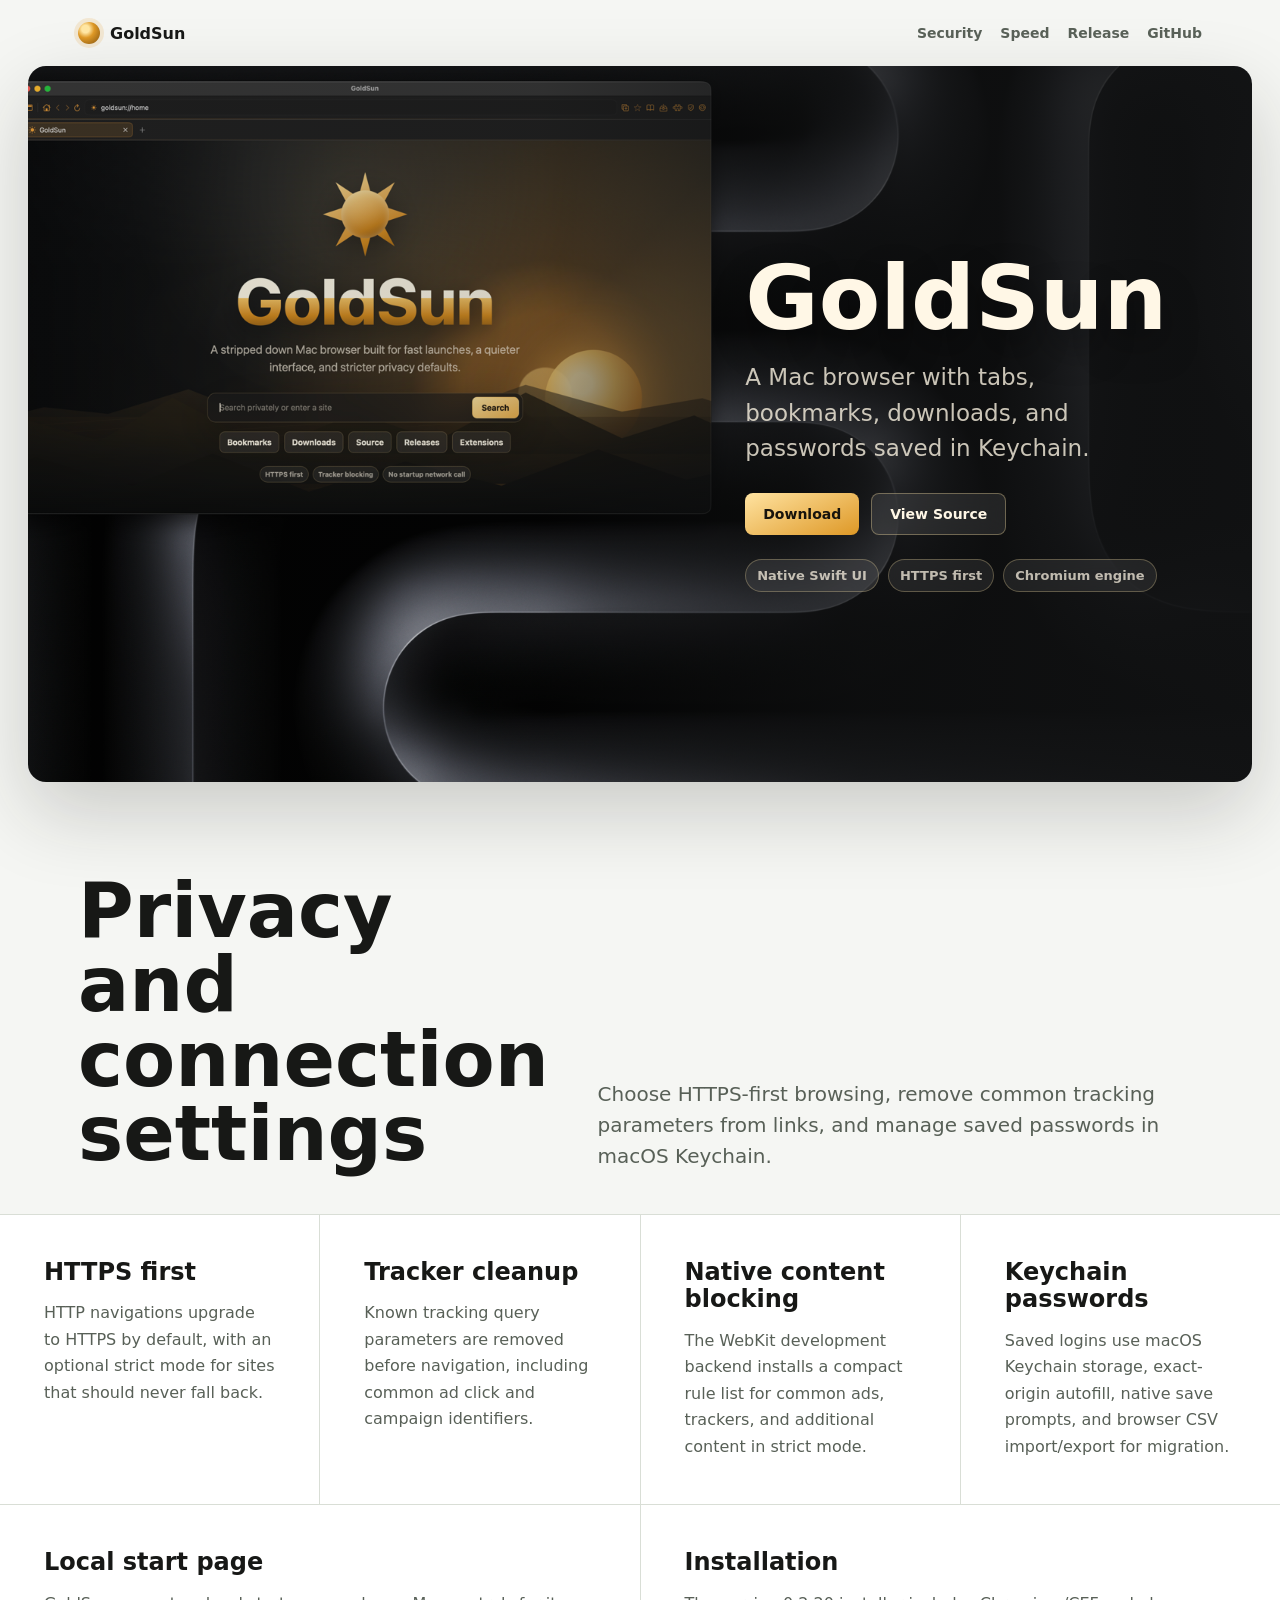
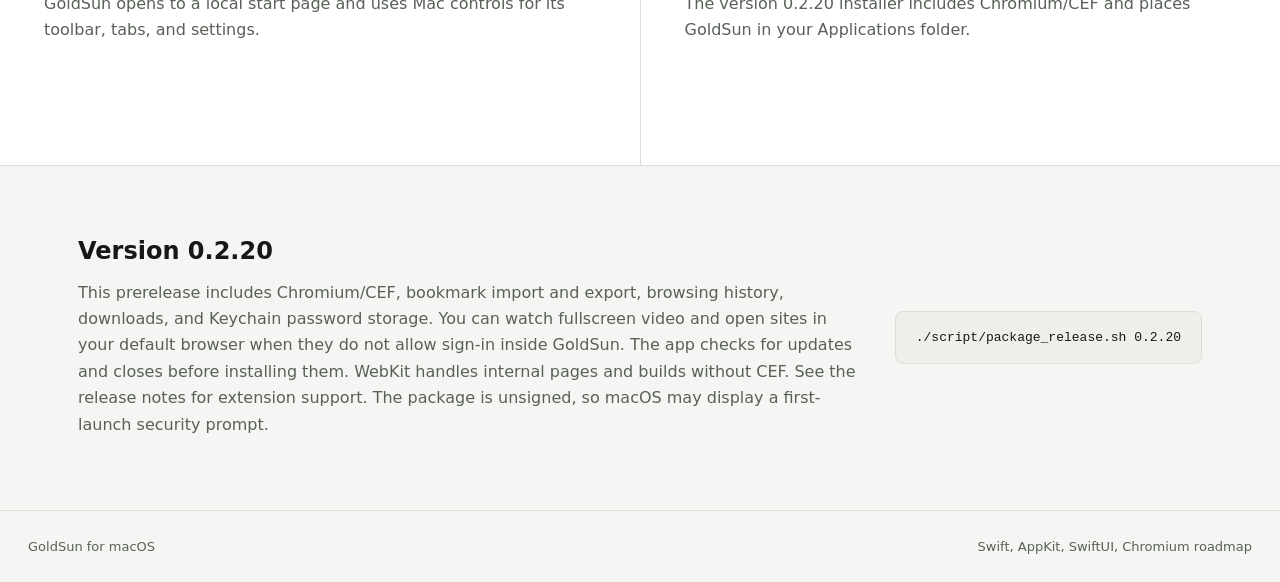
<file: index.html>
<!doctype html>
<html lang="en">
  <head>
    <meta charset="utf-8">
    <meta name="viewport" content="width=device-width, initial-scale=1">
    <meta name="description" content="GoldSun is a Mac browser with tabs, bookmarks, Keychain passwords, and HTTPS-first settings.">
    <title>GoldSun for macOS</title>
    <link rel="stylesheet" href="styles.css">
  </head>
  <body>
    <header class="site-header">
      <a class="brand" href="#top" aria-label="GoldSun home">
        <span class="brand-mark" aria-hidden="true"></span>
        <span>GoldSun</span>
      </a>
      <nav aria-label="Primary">
        <a href="#security">Security</a>
        <a href="#speed">Speed</a>
        <a href="#release">Release</a>
        <a href="https://github.com/eMacTh3Creator/GoldSun">GitHub</a>
      </nav>
    </header>

    <main id="top">
      <section class="hero">
        <div class="hero-copy">
          <h1>GoldSun</h1>
          <p>A Mac browser with tabs, bookmarks, downloads, and passwords saved in Keychain.</p>
          <div class="actions">
            <a class="button primary" href="https://github.com/eMacTh3Creator/GoldSun/releases/download/v0.2.20/GoldSun-0.2.20.pkg">Download</a>
            <a class="button secondary" href="https://github.com/eMacTh3Creator/GoldSun">View Source</a>
          </div>
          <div class="hero-points" aria-label="GoldSun priorities">
            <span>Native Swift UI</span>
            <span>HTTPS first</span>
            <span>Chromium engine</span>
          </div>
        </div>
      </section>

      <section id="security" class="intro">
        <h2>Privacy and connection settings</h2>
        <p>Choose HTTPS-first browsing, remove common tracking parameters from links, and manage saved passwords in macOS Keychain.</p>
      </section>

      <section class="feature-band">
        <div class="feature">
          <h2>HTTPS first</h2>
          <p>HTTP navigations upgrade to HTTPS by default, with an optional strict mode for sites that should never fall back.</p>
        </div>
        <div class="feature">
          <h2>Tracker cleanup</h2>
          <p>Known tracking query parameters are removed before navigation, including common ad click and campaign identifiers.</p>
        </div>
        <div class="feature">
          <h2>Native content blocking</h2>
          <p>The WebKit development backend installs a compact rule list for common ads, trackers, and additional content in strict mode.</p>
        </div>
        <div class="feature">
          <h2>Keychain passwords</h2>
          <p>Saved logins use macOS Keychain storage, exact-origin autofill, native save prompts, and browser CSV import/export for migration.</p>
        </div>
      </section>

      <section id="speed" class="split">
        <div class="feature">
          <h2>Local start page</h2>
          <p>GoldSun opens to a local start page and uses Mac controls for its toolbar, tabs, and settings.</p>
        </div>
        <div class="feature">
          <h2>Installation</h2>
          <p>The version 0.2.20 installer includes Chromium/CEF and places GoldSun in your Applications folder.</p>
        </div>
      </section>

      <section id="release" class="release">
        <div>
          <h2>Version 0.2.20</h2>
          <p>This prerelease includes Chromium/CEF, bookmark import and export, browsing history, downloads, and Keychain password storage. You can watch fullscreen video and open sites in your default browser when they do not allow sign-in inside GoldSun. The app checks for updates and closes before installing them. WebKit handles internal pages and builds without CEF. See the release notes for extension support. The package is unsigned, so macOS may display a first-launch security prompt.</p>
        </div>
        <pre><code>./script/package_release.sh 0.2.20</code></pre>
      </section>
    </main>

    <footer>
      <span>GoldSun for macOS</span>
      <span>Swift, AppKit, SwiftUI, Chromium roadmap</span>
    </footer>
  </body>
</html>
</file>
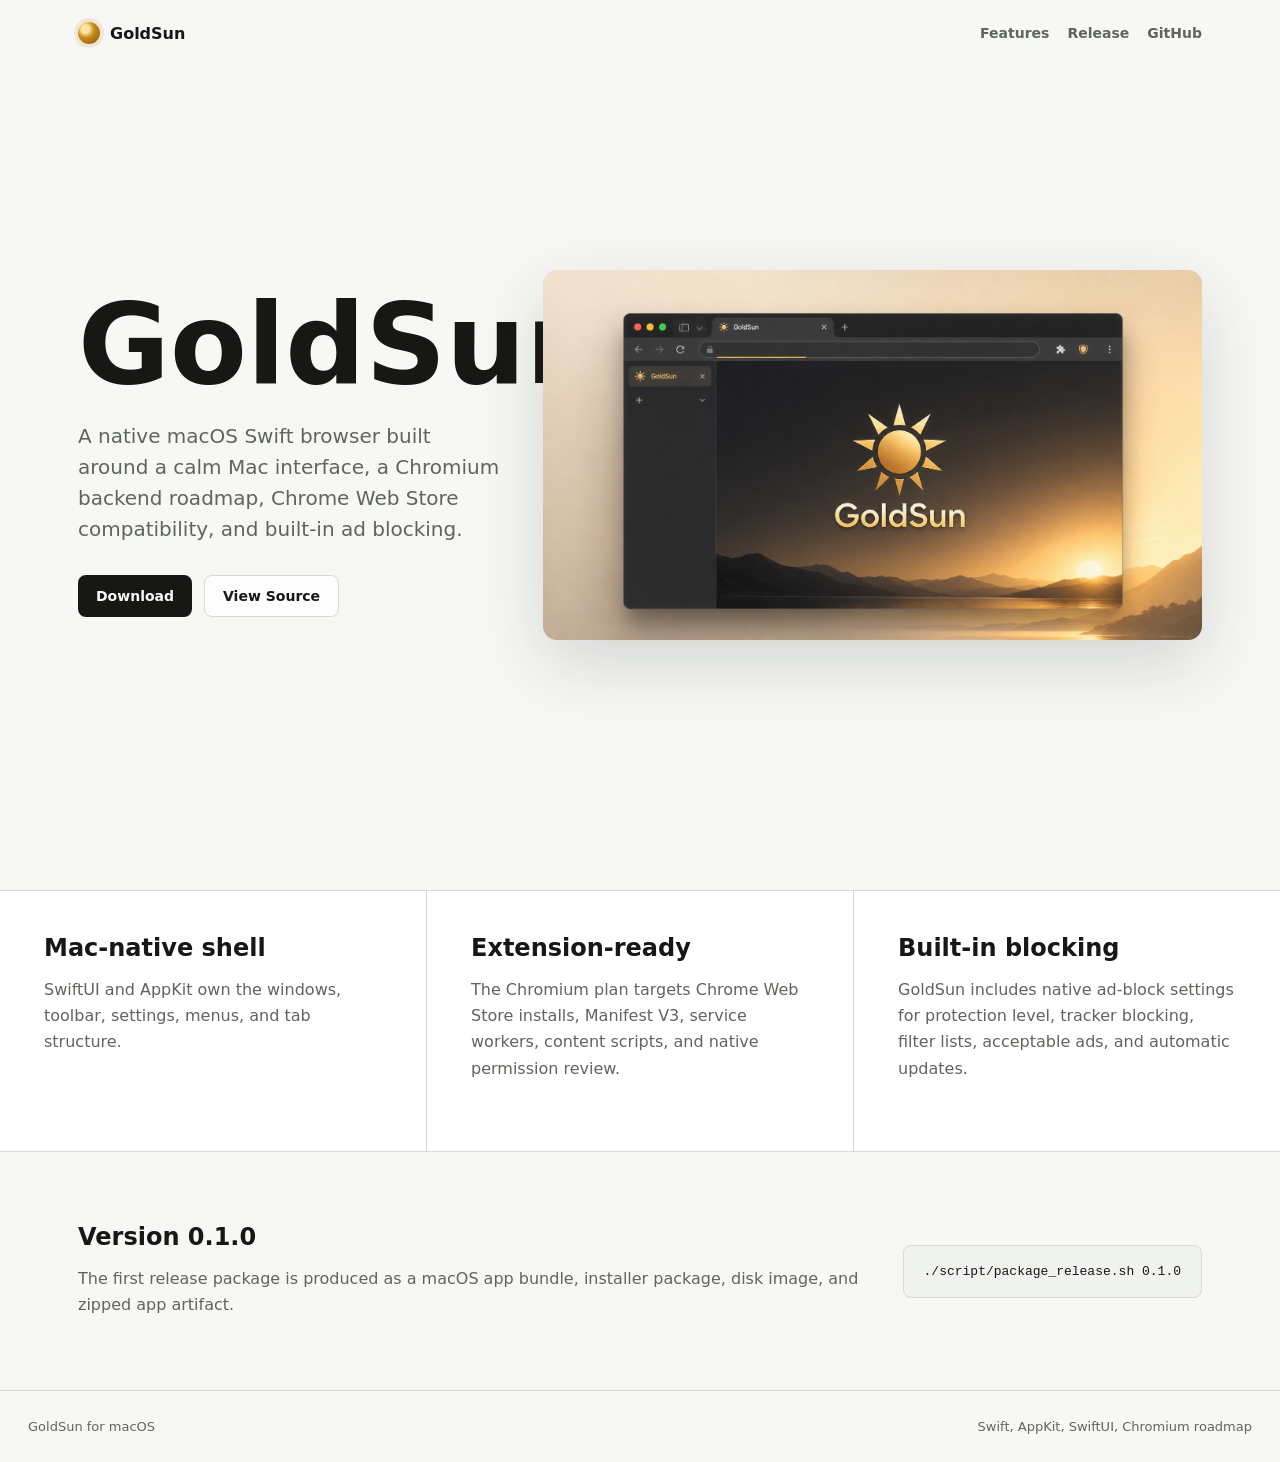
<file: site/index.html>
<!doctype html>
<html lang="en">
  <head>
    <meta charset="utf-8">
    <meta name="viewport" content="width=device-width, initial-scale=1">
    <meta name="description" content="GoldSun is a native macOS Swift browser shell with a Chromium backend roadmap, Chrome Web Store compatibility, and built-in ad blocking.">
    <title>GoldSun for macOS</title>
    <link rel="stylesheet" href="styles.css">
  </head>
  <body>
    <header class="site-header">
      <a class="brand" href="#top" aria-label="GoldSun home">
        <span class="brand-mark" aria-hidden="true"></span>
        <span>GoldSun</span>
      </a>
      <nav aria-label="Primary">
        <a href="#features">Features</a>
        <a href="#release">Release</a>
        <a href="https://github.com/eMacTh3Creator/GoldSun">GitHub</a>
      </nav>
    </header>

    <main id="top">
      <section class="hero">
        <div class="hero-copy">
          <h1>GoldSun</h1>
          <p>A native macOS Swift browser built around a calm Mac interface, a Chromium backend roadmap, Chrome Web Store compatibility, and built-in ad blocking.</p>
          <div class="actions">
            <a class="button primary" href="https://github.com/eMacTh3Creator/GoldSun/releases">Download</a>
            <a class="button secondary" href="https://github.com/eMacTh3Creator/GoldSun">View Source</a>
          </div>
        </div>
        <img class="hero-image" src="assets/goldsun-hero.png" alt="GoldSun browser interface mockup">
      </section>

      <section id="features" class="feature-band">
        <div class="feature">
          <h2>Mac-native shell</h2>
          <p>SwiftUI and AppKit own the windows, toolbar, settings, menus, and tab structure.</p>
        </div>
        <div class="feature">
          <h2>Extension-ready</h2>
          <p>The Chromium plan targets Chrome Web Store installs, Manifest V3, service workers, content scripts, and native permission review.</p>
        </div>
        <div class="feature">
          <h2>Built-in blocking</h2>
          <p>GoldSun includes native ad-block settings for protection level, tracker blocking, filter lists, acceptable ads, and automatic updates.</p>
        </div>
      </section>

      <section id="release" class="release">
        <div>
          <h2>Version 0.1.0</h2>
          <p>The first release package is produced as a macOS app bundle, installer package, disk image, and zipped app artifact.</p>
        </div>
        <pre><code>./script/package_release.sh 0.1.0</code></pre>
      </section>
    </main>

    <footer>
      <span>GoldSun for macOS</span>
      <span>Swift, AppKit, SwiftUI, Chromium roadmap</span>
    </footer>
  </body>
</html>
</file>
<file: styles.css>
:root {
  color-scheme: light dark;
  --bg: #f5f6f3;
  --surface: #ffffff;
  --surface-strong: #ecefea;
  --text: #171816;
  --muted: #586057;
  --line: #d9ded6;
  --gold: #de9826;
  --gold-soft: #ffe3a1;
  --gold-dark: #7d4f0b;
  --night: #171819;
  --shadow: 0 30px 80px rgba(29, 30, 27, 0.2);
}

@media (prefers-color-scheme: dark) {
  :root {
    --bg: #111310;
    --surface: #1a1d18;
    --surface-strong: #242820;
    --text: #f5f6f2;
    --muted: #b8beb3;
    --line: #343a30;
    --gold: #dca23a;
    --gold-soft: #ffe1a0;
    --gold-dark: #f0c56c;
    --shadow: 0 24px 70px rgba(0, 0, 0, 0.36);
  }
}

* {
  box-sizing: border-box;
}

html {
  scroll-behavior: smooth;
}

body {
  margin: 0;
  background: var(--bg);
  color: var(--text);
  font-family: Inter, ui-sans-serif, system-ui, -apple-system, BlinkMacSystemFont, "Segoe UI", sans-serif;
  letter-spacing: 0;
}

a {
  color: inherit;
  text-decoration: none;
}

.site-header {
  display: flex;
  align-items: center;
  justify-content: space-between;
  gap: 24px;
  max-width: 1180px;
  margin: 0 auto;
  padding: 22px 28px;
  position: relative;
  z-index: 2;
}

.brand {
  display: inline-flex;
  align-items: center;
  gap: 10px;
  font-weight: 700;
}

.brand-mark {
  width: 22px;
  height: 22px;
  border-radius: 50%;
  background: radial-gradient(circle at 34% 32%, #ffe6a3 0 18%, var(--gold) 42%, #81510d 100%);
  box-shadow: 0 0 0 4px color-mix(in srgb, var(--gold) 16%, transparent);
}

nav {
  display: flex;
  align-items: center;
  gap: 18px;
  color: var(--muted);
  font-size: 14px;
  font-weight: 600;
}

nav a:hover {
  color: var(--text);
}

.hero {
  display: flex;
  align-items: center;
  justify-content: flex-end;
  min-height: min(740px, calc(88vh - 76px));
  margin: 0 28px 34px;
  padding: 56px clamp(24px, 6vw, 82px);
  border-radius: 18px;
  overflow: hidden;
  background:
    linear-gradient(90deg, rgba(17, 18, 19, 0.1), rgba(17, 18, 19, 0.18) 42%, rgba(17, 18, 19, 0.74) 68%, rgba(17, 18, 19, 0.96)),
    url("assets/goldsun-hero.png") center / cover;
  box-shadow: var(--shadow);
}

.hero-copy {
  max-width: 440px;
  color: #fff7e6;
}

h1,
h2,
p {
  margin: 0;
}

h1 {
  font-size: clamp(54px, 7vw, 92px);
  line-height: 0.94;
  font-weight: 760;
  text-shadow: 0 18px 36px rgba(0, 0, 0, 0.38);
}

.hero p {
  max-width: 430px;
  margin-top: 20px;
  color: rgba(255, 247, 230, 0.78);
  font-size: clamp(18px, 1.8vw, 24px);
  line-height: 1.55;
}

.actions {
  display: flex;
  flex-wrap: wrap;
  gap: 12px;
  margin-top: 26px;
}

.button {
  display: inline-flex;
  align-items: center;
  justify-content: center;
  min-height: 42px;
  padding: 0 18px;
  border-radius: 8px;
  font-size: 14px;
  font-weight: 700;
}

.button.primary {
  background: linear-gradient(155deg, var(--gold-soft), var(--gold));
  color: #17130c;
}

.button.secondary {
  border: 1px solid rgba(255, 228, 164, 0.34);
  background: rgba(255, 255, 255, 0.09);
  color: #fff7e6;
  backdrop-filter: blur(16px);
}

.hero-points {
  display: flex;
  flex-wrap: wrap;
  gap: 9px;
  max-width: 440px;
  margin-top: 24px;
  color: rgba(255, 247, 230, 0.72);
  font-size: 13px;
  font-weight: 720;
}

.hero-points span {
  padding: 8px 11px;
  border: 1px solid rgba(255, 228, 164, 0.28);
  border-radius: 999px;
  background: rgba(255, 255, 255, 0.08);
  backdrop-filter: blur(14px);
}

.intro {
  display: grid;
  grid-template-columns: minmax(260px, 0.8fr) minmax(300px, 1fr);
  gap: 36px;
  max-width: 1180px;
  margin: 0 auto;
  padding: 58px 28px 42px;
}

.intro h2 {
  font-size: clamp(36px, 6vw, 76px);
  line-height: 0.98;
}

.intro p {
  align-self: end;
  color: var(--muted);
  font-size: 20px;
  line-height: 1.55;
}

.feature-band {
  display: grid;
  grid-template-columns: repeat(auto-fit, minmax(230px, 1fr));
  gap: 1px;
  background: var(--line);
  border-block: 1px solid var(--line);
}

.feature {
  min-height: 260px;
  padding: 44px;
  background: var(--surface);
}

.split {
  display: grid;
  grid-template-columns: 1fr 1fr;
  gap: 1px;
  background: var(--line);
  border-bottom: 1px solid var(--line);
}

.feature h2,
.release h2 {
  font-size: 24px;
  line-height: 1.15;
}

.feature p,
.release p {
  margin-top: 14px;
  color: var(--muted);
  line-height: 1.65;
}

.release {
  display: grid;
  grid-template-columns: 1fr auto;
  gap: 34px;
  align-items: center;
  max-width: 1180px;
  margin: 0 auto;
  padding: 72px 28px;
}

pre {
  margin: 0;
  padding: 18px 20px;
  border: 1px solid var(--line);
  border-radius: 8px;
  background: var(--surface-strong);
  overflow-x: auto;
}

code {
  font-family: ui-monospace, SFMono-Regular, Menlo, Monaco, Consolas, monospace;
  font-size: 13px;
}

footer {
  display: flex;
  justify-content: space-between;
  gap: 24px;
  padding: 28px;
  border-top: 1px solid var(--line);
  color: var(--muted);
  font-size: 13px;
}

@media (max-width: 860px) {
  .site-header,
  footer {
    align-items: flex-start;
    flex-direction: column;
  }

  .intro,
  .release {
    grid-template-columns: 1fr;
  }

  .hero {
    justify-content: flex-start;
    min-height: 540px;
    margin: 0 16px 22px;
    padding: 54px 24px;
    border-radius: 14px;
    background:
      linear-gradient(180deg, rgba(17, 18, 19, 0.9), rgba(17, 18, 19, 0.64)),
      url("assets/goldsun-hero.png") 76% center / cover;
  }

  .hero-copy {
    max-width: 100%;
  }

  h1 {
    font-size: clamp(48px, 17vw, 72px);
  }

  .hero p {
    font-size: 18px;
  }

  .feature-band {
    grid-template-columns: 1fr;
  }

  .split {
    grid-template-columns: 1fr;
  }

  .feature {
    min-height: 0;
    padding: 34px 28px;
  }
}
</file>
<file: site/styles.css>
:root {
  color-scheme: light dark;
  --bg: #f7f8f6;
  --surface: #ffffff;
  --surface-strong: #f0f2ef;
  --text: #171816;
  --muted: #5f655d;
  --line: #d7dbd2;
  --gold: #c98c19;
  --gold-dark: #7c520f;
  --shadow: 0 24px 70px rgba(33, 35, 31, 0.16);
}

@media (prefers-color-scheme: dark) {
  :root {
    --bg: #111310;
    --surface: #1a1d18;
    --surface-strong: #242820;
    --text: #f5f6f2;
    --muted: #b8beb3;
    --line: #343a30;
    --gold: #dca23a;
    --gold-dark: #f0c56c;
    --shadow: 0 24px 70px rgba(0, 0, 0, 0.36);
  }
}

* {
  box-sizing: border-box;
}

html {
  scroll-behavior: smooth;
}

body {
  margin: 0;
  background: var(--bg);
  color: var(--text);
  font-family: Inter, ui-sans-serif, system-ui, -apple-system, BlinkMacSystemFont, "Segoe UI", sans-serif;
  letter-spacing: 0;
}

a {
  color: inherit;
  text-decoration: none;
}

.site-header {
  display: flex;
  align-items: center;
  justify-content: space-between;
  gap: 24px;
  max-width: 1180px;
  margin: 0 auto;
  padding: 22px 28px;
}

.brand {
  display: inline-flex;
  align-items: center;
  gap: 10px;
  font-weight: 700;
}

.brand-mark {
  width: 22px;
  height: 22px;
  border-radius: 50%;
  background: radial-gradient(circle at 34% 32%, #ffe6a3 0 18%, var(--gold) 42%, #81510d 100%);
  box-shadow: 0 0 0 4px color-mix(in srgb, var(--gold) 16%, transparent);
}

nav {
  display: flex;
  align-items: center;
  gap: 18px;
  color: var(--muted);
  font-size: 14px;
  font-weight: 600;
}

nav a:hover {
  color: var(--text);
}

.hero {
  display: grid;
  grid-template-columns: minmax(300px, 0.78fr) minmax(420px, 1.22fr);
  align-items: center;
  gap: 44px;
  max-width: 1180px;
  min-height: calc(100vh - 76px);
  margin: 0 auto;
  padding: 26px 28px 72px;
}

.hero-copy {
  max-width: 520px;
}

h1,
h2,
p {
  margin: 0;
}

h1 {
  font-size: clamp(56px, 9vw, 112px);
  line-height: 0.92;
  font-weight: 760;
}

.hero p {
  margin-top: 24px;
  color: var(--muted);
  font-size: 20px;
  line-height: 1.55;
}

.actions {
  display: flex;
  flex-wrap: wrap;
  gap: 12px;
  margin-top: 30px;
}

.button {
  display: inline-flex;
  align-items: center;
  justify-content: center;
  min-height: 42px;
  padding: 0 18px;
  border-radius: 8px;
  font-size: 14px;
  font-weight: 700;
}

.button.primary {
  background: var(--text);
  color: var(--bg);
}

.button.secondary {
  border: 1px solid var(--line);
  background: color-mix(in srgb, var(--surface) 70%, transparent);
}

.hero-image {
  width: 100%;
  border-radius: 14px;
  box-shadow: var(--shadow);
}

.feature-band {
  display: grid;
  grid-template-columns: repeat(3, 1fr);
  gap: 1px;
  background: var(--line);
  border-block: 1px solid var(--line);
}

.feature {
  min-height: 260px;
  padding: 44px;
  background: var(--surface);
}

.feature h2,
.release h2 {
  font-size: 24px;
  line-height: 1.15;
}

.feature p,
.release p {
  margin-top: 14px;
  color: var(--muted);
  line-height: 1.65;
}

.release {
  display: grid;
  grid-template-columns: 1fr auto;
  gap: 34px;
  align-items: center;
  max-width: 1180px;
  margin: 0 auto;
  padding: 72px 28px;
}

pre {
  margin: 0;
  padding: 18px 20px;
  border: 1px solid var(--line);
  border-radius: 8px;
  background: var(--surface-strong);
  overflow-x: auto;
}

code {
  font-family: ui-monospace, SFMono-Regular, Menlo, Monaco, Consolas, monospace;
  font-size: 13px;
}

footer {
  display: flex;
  justify-content: space-between;
  gap: 24px;
  padding: 28px;
  border-top: 1px solid var(--line);
  color: var(--muted);
  font-size: 13px;
}

@media (max-width: 860px) {
  .site-header,
  footer {
    align-items: flex-start;
    flex-direction: column;
  }

  .hero,
  .release {
    grid-template-columns: 1fr;
  }

  .hero {
    min-height: auto;
    padding-top: 34px;
  }

  .feature-band {
    grid-template-columns: 1fr;
  }

  .feature {
    min-height: 0;
    padding: 34px 28px;
  }
}
</file>
